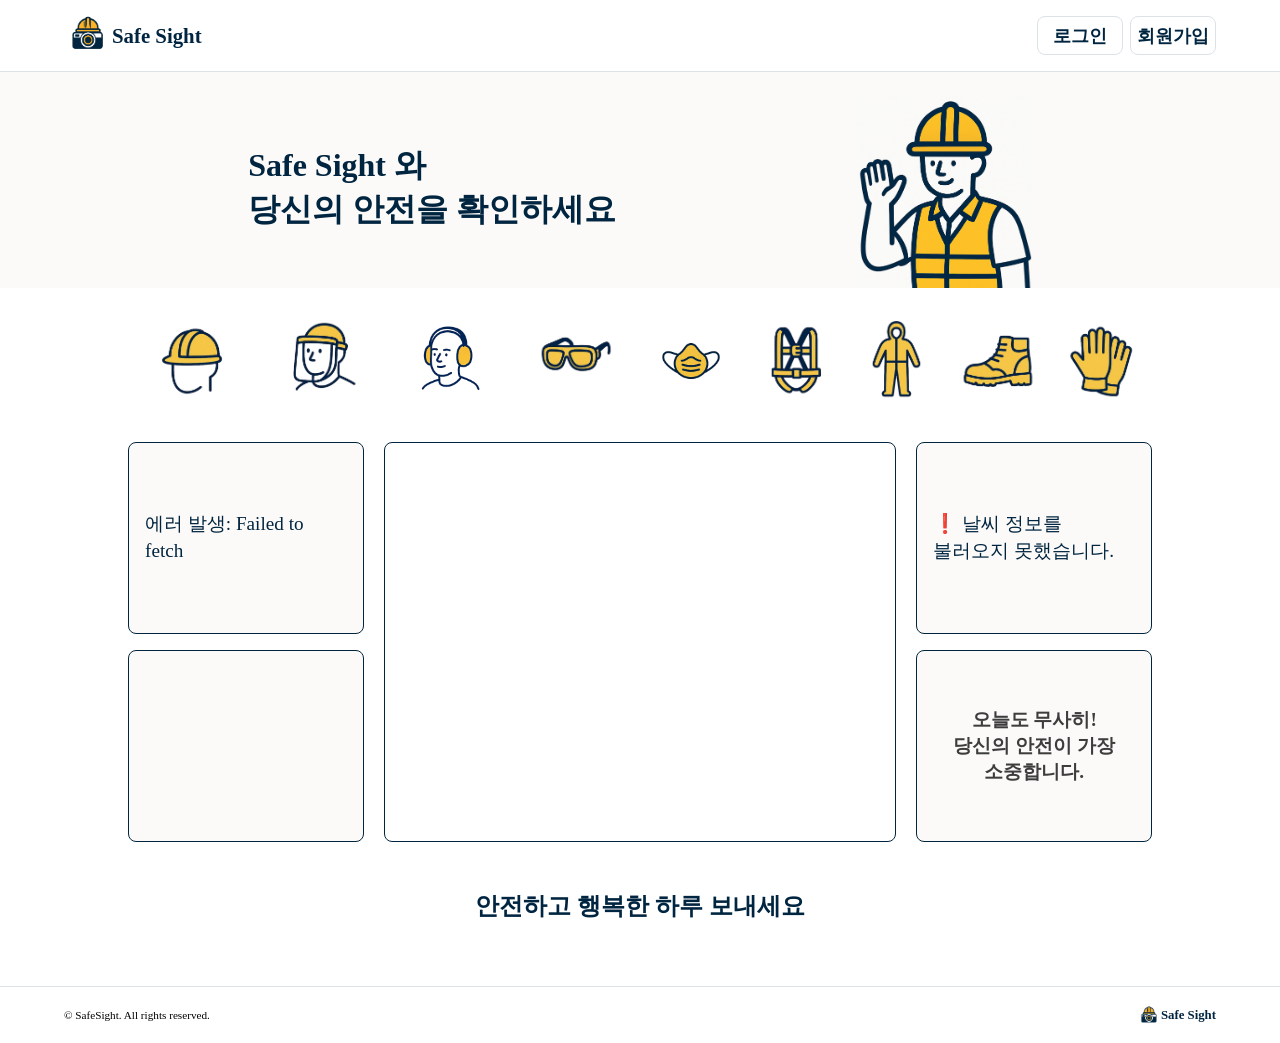
<file: index.html>
<!DOCTYPE html>
<html lang="en">
  <head>
    <meta charset="UTF-8" />
    <meta name="viewport" content="width=device-width, initial-scale=1.0" />
    <title>safe sight</title>

    <link rel="stylesheet" href="/css/header.css" />
    <link rel="stylesheet" href="./css/index.css" />
    <link rel="stylesheet" href="./css/footer.css" />

    <link rel="shortcut icon" href="./img/logo_i.ico" type="image/x-icon" />

    <script defer src="/js/header.js"></script>
    <script defer src="/js/footer.js"></script>

    <script defer src="/message/safety-message.js"></script>
  </head>

  <body>
    <div class="wrapper">
      <div id="header-placeholder"></div>

      <main>
        <section class="top__section">
          <div class="container">
            <div class="top__box">
              <h1 class="top__title">
                <strong>Safe Sight</strong> 와<br />당신의 안전을 확인하세요
              </h1>
              <img class="top__img" src="./img/men.png" alt="작업자" />
            </div>
          </div>
        </section>

        <section class="main__section">
          <div class="container">
            <article class="main__gear">
              <div class="main__gear__container">
                <div class="gear__row row1">
                  <a href="/gear-pages/helmet.html">
                    <img class="gear__img" src="/img/helmet.png" alt="안전모" />
                    <h1 class="gear__title">안전모</h1>
                  </a>
                  <a href="/gear-pages/face.html">
                    <img class="gear__img" src="/img/face.png" alt="보안면" />
                    <h1 class="gear__title">보안면</h1>
                  </a>
                  <a href="/gear-pages/earmuffs.html">
                    <img
                      class="gear__img"
                      src="/img/earmuffs.png"
                      alt="귀마개"
                    />
                    <h1 class="gear__title">귀마개</h1>
                  </a>
                  <a href="/gear-pages/glasses.html">
                    <img
                      class="gear__img"
                      src="/img/glasses.png"
                      alt="보안경"
                    />
                    <h1 class="gear__title">보안경</h1>
                  </a>
                </div>

                <div class="gear__row row2">
                  <a href="/gear-pages/mask.html">
                    <img class="gear__img" src="/img/ffp.png" alt="마스크" />
                    <h1 class="gear__title">마스크</h1>
                  </a>
                  <a href="/gear-pages/belt.html">
                    <img class="gear__img" src="/img/belt.png" alt="안전대" />
                    <h1 class="gear__title">안전대</h1>
                  </a>
                  <a href="/gear-pages/clothing.html">
                    <img
                      class="gear__img"
                      src="/img/clothing.png"
                      alt="보호복"
                    />
                    <h1 class="gear__title">보호복</h1>
                  </a>
                  <a href="/gear-pages/shoes.html">
                    <img class="gear__img" src="/img/shoes.png" alt="안전화" />
                    <h1 class="gear__title">안전화</h1>
                  </a>
                  <a href="/gear-pages/gloves.html">
                    <img
                      class="gear__img"
                      src="/img/gloves.png"
                      alt="안전장갑"
                    />
                    <h1 class="gear__title">안전장갑</h1>
                  </a>
                </div>
              </div>
            </article>
            <div class="main__box">
              <aside class="main__side">
                <div class="main__side__container">
                  <div class="news">
                    <div id="news-widget"></div>
                  </div>
                </div>

                <div class="main__side__container">
                  <div class="news">
                    <div id="safety-guideline-widget"></div>
                  </div>
                </div>
              </aside>

              <article class="main__middle">
                <div class="preview__container">
                  <a
                    href="https://safesight-app.fly.dev/"
                    target="_blank"
                    class="preview__link"
                  ></a>
                  <iframe
                    src="https://safesight-app.fly.dev/"
                    frameborder="0"
                    allow="camera"
                  ></iframe>
                </div>
              </article>

              <aside class="main__side">
                <div class="main__side__container">
                  <div class="todayWeather">
                    <div id="weather-widget"></div>
                  </div>
                </div>
                <div class="main__side__container">
                  <div id="safetymessage-widget"></div>
                </div>
              </aside>
            </div>
          </div>
        </section>

        <section class="bottom__section">
          <div class="container">
            <div class="bottom__box">
              <h1>안전하고 행복한 하루 보내세요</h1>
            </div>
          </div>
        </section>
      </main>

      <div id="footer-placeholder"></div>

      <script type="module" src="news/news-widget.js"></script>
      <script type="module" src="weather/weather-widget.js"></script>
    </div>
  </body>
</html>
</file>
<file: css/header.css>
* {
  margin: 0;
  padding: 0;
  box-sizing: border-box;
}
:root {
  --color-background: var(--color-white);
  --color-background2: var(--color-beige);
  --color-accent: var(--color-yellow);
  --color-text-main: var(--color-navy);
  --color-text: var(--color-gray);
  --color-line: var(--color-lightgray);
  --color-box: var(--color-beige);

  --color-white: #ffffff;
  --color-beige: #fcfaf8;
  --color-navy: #002540;
  --color-yellow: #feb326;
  --color-brightyellow: #f8c25e;
  --color-lightgray: #dde2e6;
  --color-gray: #3d3d3d;
}
html {
  height: 100%;
}
body {
  height: 100%;
  background-color: var(--color-background);
}
a {
  text-decoration: none;
}
h1 {
  color: var(--color-text-main);
}
button {
  border: 0;
  cursor: pointer;
}

/* 헤더 다음 메인 태그 사용하기 */
main {
  margin: 4rem 0;
  flex: 1;
}
/* 내부 요소는 container로 감싸기 */
.container {
  display: flex;
  flex-direction: column;
  width: 80%;
  margin: 0 auto;
}

/* 헤더 스타일 */
.header {
  box-sizing: border-box;
  width: 100%;
  top: 0;
  left: 0;
  background-color: var(--color-background);
  border-bottom: 1px solid var(--color-line);
  display: flex;
  justify-content: space-between;
  align-items: center;
  padding: 0.6rem 4rem;
  position: fixed;
  z-index: 100;
}
.header--left {
  display: flex;
  align-items: center;
}
.header__logo__img {
  height: 3rem;
  transition: transform 0.3s ease;
}
.header__logo__img:hover {
  transform: rotate(-5deg);
}
.header__title {
  font-size: 1.3rem;
  transition: transform 0.3s;
}
.header__title:hover {
  transform: scale(1.05);
}
.header--right {
  display: flex;
  align-items: center;
  gap: 0.4rem;
}
.header__btn {
  background-color: transparent;
  height: 2.4rem;
  width: 5.4rem;
  color: var(--color-text-main);
  font-size: 1.1rem;
  font-weight: bold;
  border: 1px solid var(--color-line);
  border-radius: 8px;
  transition: border 0.3s ease;
}
.header__btn:hover {
  border: 1px solid var(--color-line);
  border-radius: 8px;
  background-color: var(--color-line);
  transition: 0.2s ease-in-out;
}
.home__btn {
  display: none;
  background-color: transparent;
  height: 2.4rem;
  width: 5.4rem;
  color: var(--color-text-main);
  font-size: 1.1rem;
  font-weight: bold;
  border: 1px solid var(--color-line);
  border-radius: 8px;
  transition: border 0.3s ease;
}
.home__btn:hover {
  border: 1px solid var(--color-line);
  border-radius: 8px;
  background-color: var(--color-line);
  transition: 0.2s ease-in-out;
}
.wrapper {
  min-height: 100%;
  display: flex;
  flex-direction: column;
}

/* 모바일 */
@media (max-width: 767px) {
  .header {
    padding: 0.6rem 0.5rem;
  }
  .container {
    width: 95%;
  }
}
</file>
<file: css/index.css>
.top__section {
  background-color: var(--color-background2);
  padding-top: 2rem;
}
.top__box {
  display: flex;
  justify-content: space-around;
}
.top__title {
  word-break: keep-all;
  margin-top: 3rem;
  font-size: 2rem;
}
.top__img {
  height: 12rem;
}

/* 메인 레이아웃 */
.main__box {
  margin-top: 1rem;
  display: flex;
  justify-content: space-between;
  gap: 1rem;
}
.main__side {
  display: flex;
  flex: 0 0 23%;
  flex-direction: column;
  justify-content: space-around;
  gap: 1rem;
}
.main__middle {
  flex: 0 0 50%;
}
.main__side__container {
  flex: 1;
  min-height: 12rem;
  border: 1px solid var(--color-text-main);
  border-radius: 8px;
  background-color: var(--color-box);
  padding: 1rem;
  box-sizing: border-box;
  display: flex;
  align-items: center;
  justify-content: center;
}

/* 보호구 */
.main__gear {
  margin-top: 2rem;
}
.main__gear__container {
  width: 100%;
  display: flex;
  align-items: center;
  justify-content: space-around;
}
.gear__row {
  display: flex;
  justify-content: space-around;
  width: 100%;
}
.gear__row a {
  display: flex;
  flex-direction: column;
  align-items: center;
}
.gear__img {
  transition: transform 0.3s ease;
}
.gear__img:hover {
  transform: translateY(-0.7rem);
}
.gear__img {
  height: 5rem;
}
.gear__title {
  opacity: 0;
  visibility: hidden;
  transition: opacity 0.3s ease;
}

a:hover .gear__title {
  opacity: 1;
  visibility: visible;
}

/* 뉴스 */
#news-widget {
  font-size: 1.2rem;
  font-weight: 500;
  display: flex;
  flex-direction: column;
  align-items: center;
  gap: 0.5rem;
  line-height: 1.4;
  color: var(--color-text-main);
}
.news-location {
  font-weight: bold;
}
.news-description {
  text-align: center;
  word-break: keep-all;
}

/* 매핑된 안전수칙 */
#safety-guideline-widget {
  font-size: 1.2rem;
  font-weight: 500;
  display: flex;
  flex-direction: column;
  align-items: center;
  gap: 0.5rem;
  line-height: 1.4;
}
.news-guideline-title {
  font-weight: bold;
  color: red;
}
.news-guideline {
  color: var(--color-text-main);
  text-align: center;
  word-break: keep-all;
}

/* satesight(미리보기 화면) */
.preview__container {
  position: relative;
  width: 100%;
  height: 25rem;
  border: 1px solid var(--color-text-main);
  overflow: hidden;
  border-radius: 8px;
}
.preview__container iframe {
  width: 100%;
  height: 100%;
  pointer-events: none;
}
.preview__link {
  position: absolute;
  top: 0;
  left: 0;
  width: 100%;
  height: 100%;
  z-index: 10;
}

/* 날씨 */
#weather-widget {
  font-size: 1.2rem;
  font-weight: 500;
  display: flex;
  flex-direction: column;
  gap: 0.2rem;
  color: var(--color-text-main);
  line-height: 1.4;
  word-break: keep-all;
}
.weather-regionName {
  font-weight: bold;
}
.weather-now {
  text-align: center;
  word-break: keep-all;
}

/* 안전 메시지 */
#safetymessage-widget {
  text-align: center;
  font-size: 1.2rem;
  font-weight: bold;
  margin: 1rem;
  word-break: keep-all;
  color: var(--color-text);
  transition: opacity 0.5s ease;
}
#safetymessage-widget.hidden {
  opacity: 0;
}

/* 하단 응원 메시지 */
.bottom__section {
  margin-top: 3rem;
}
.bottom__box {
  display: flex;
  justify-content: center;
}

/* 모바일 */
@media (max-width: 767px) {
  .main__gear {
    margin-top: 0;
  }
  .main__gear__container {
    display: none;
  }
  .main__box {
    flex-direction: column;
    align-items: stretch;
  }
  .main__middle {
    order: 1;
    display: flex;
    justify-content: center;
    width: 100%;
    max-width: none;
  }
  .preview__container {
    width: 100%;
    max-width: none;
    height: 25rem;
    aspect-ratio: 16 / 9;
  }
  .main__side {
    flex-direction: row;
    width: 100%;
    max-width: none;
  }
  .main__side:first-of-type {
    order: 2;
  }
  .main__side:last-of-type {
    order: 3;
  }
  .main__side {
    flex-direction: column;
  }
}

/* 태블릿 */
@media (max-width: 1023px) and (min-width: 767px) {
  .main__box {
    flex-direction: column;
    align-items: stretch;
  }
  .main__middle {
    order: 1;
    display: flex;
    justify-content: center;
    width: 100%;
    max-width: none;
  }
  .preview__container {
    width: 100%;
    max-width: none;
    height: auto;
    aspect-ratio: 16 / 9;
  }
  .main__side {
    flex-direction: row;
    width: 100%;
    max-width: none;
  }
  .main__side:first-of-type {
    order: 2;
  }
  .main__side:last-of-type {
    order: 3;
  }

  .main__gear__container {
    display: flex;
    flex-direction: column;
    align-items: center;
  }
  .row1 {
    display: grid;
    grid-template-columns: repeat(4, 1fr);
    width: 100%;
  }
  .row2 {
    display: grid;
    grid-template-columns: repeat(5, 1fr);
    width: 100%;
  }
  .gear__row a {
    display: flex;
    justify-content: center;
    align-items: center;
  }
}
</file>
<file: css/footer.css>
footer {
  box-sizing: border-box;
  width: 100%;
  top: 0;
  left: 0;
  background-color: var(--color-background);
  border-top: 1px solid var(--color-line);
  display: flex;
  justify-content: space-between;
  align-items: center;
  padding: 1rem 4rem;
}
footer p {
  font-size: 0.7rem;
}
.footer__center {
  display: flex;
  align-items: center;
}
.footer__center img {
  height: 1.5rem;
}
.footer__center h1 {
  font-size: 0.8rem;
}

/* 모바일 */
@media (max-width: 767px) {
  footer {
    padding: 1rem 0.5rem;
  }
}
</file>
